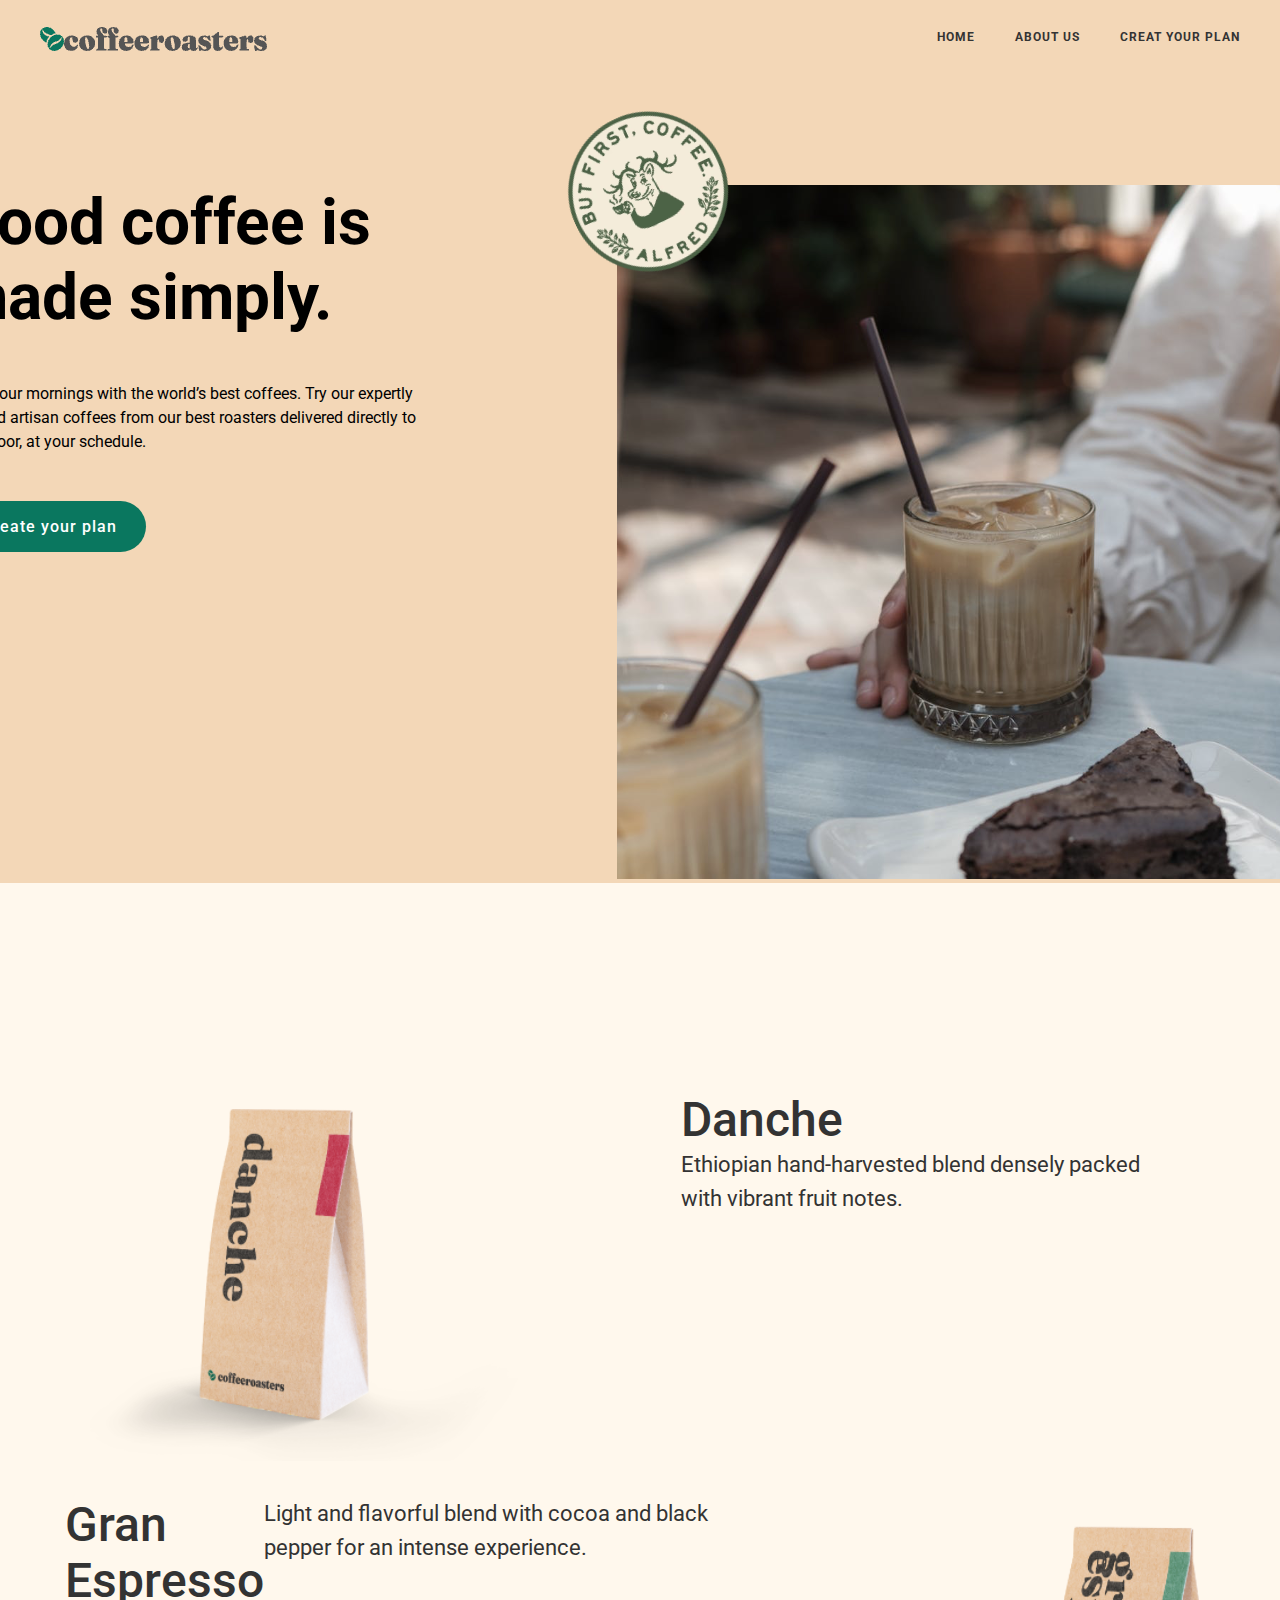
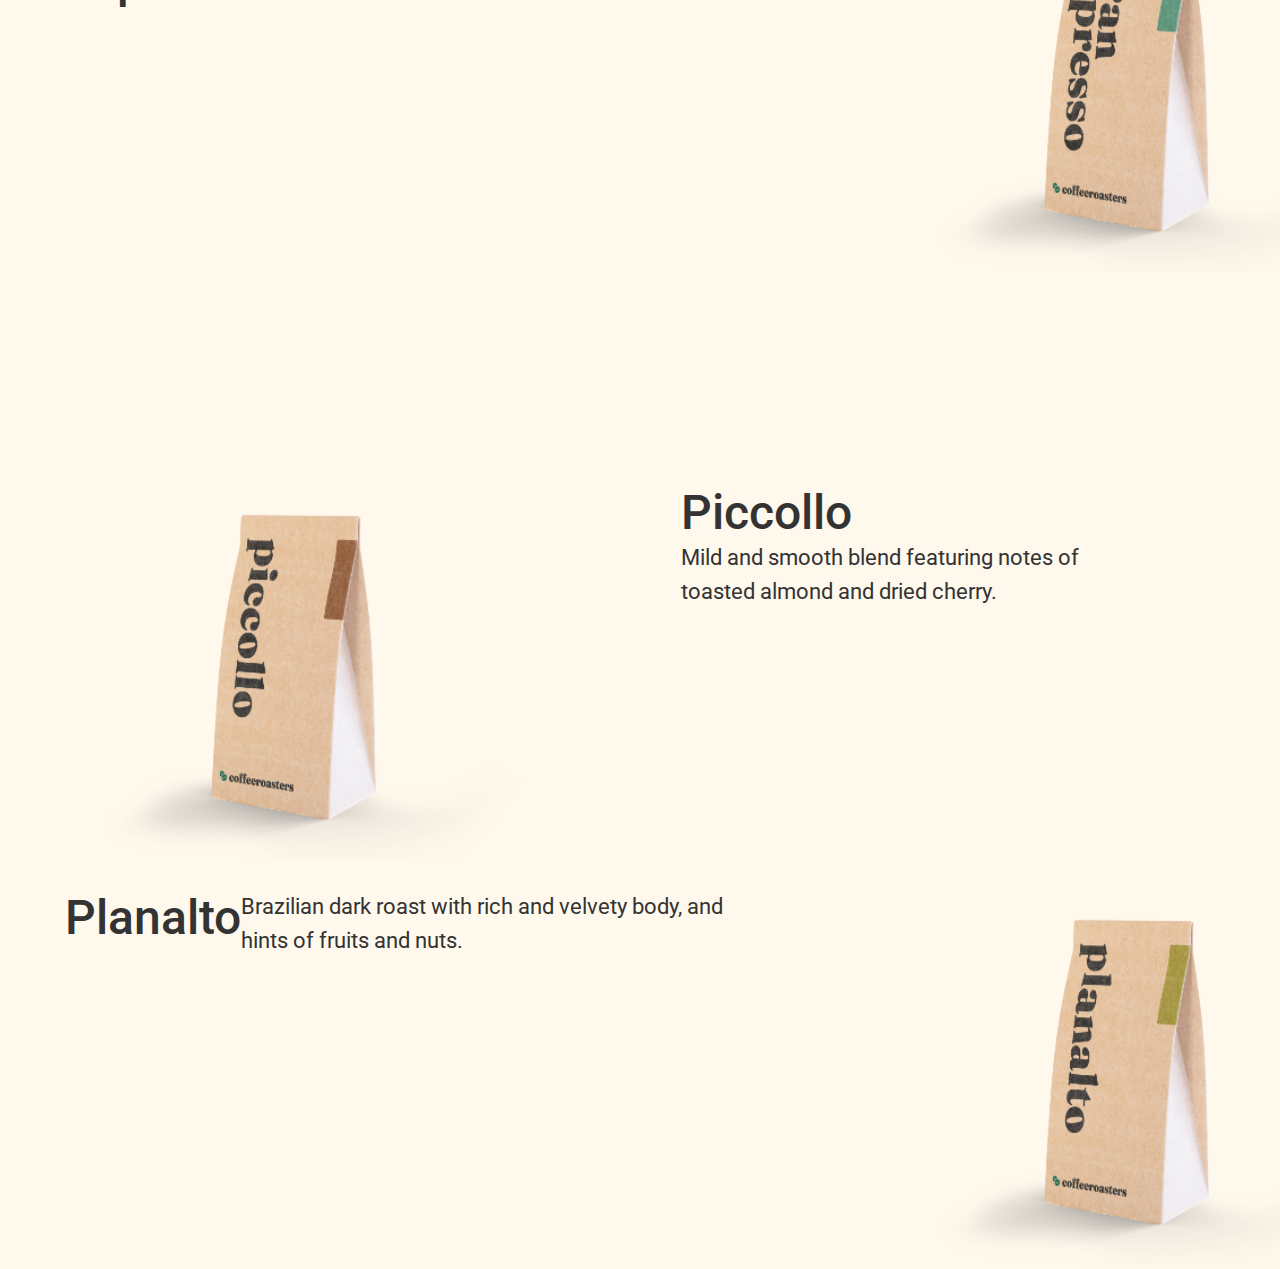
<file: index.html>
<!DOCTYPE html>
<html lang="en">
<head>
    <meta charset="UTF-8">
    <meta name="viewport" content="width=device-width, initial-scale=1.0">
    <title>Document</title>
    <link rel="preconnect" href="https://fonts.googleapis.com">
    <link rel="preconnect" href="https://fonts.gstatic.com" crossorigin>
    <link href="https://fonts.googleapis.com/css2?family=Inter:ital,opsz,wght@0,14..32,100..900;1,14..32,100..900&family=Plus+Jakarta+Sans:ital,wght@0,200..800;1,200..800&family=Roboto:ital,wght@0,100;0,300;0,400;0,500;0,700;0,900;1,100;1,300;1,400;1,500;1,700;1,900&family=Rubik:ital,wght@0,300..900;1,300..900&display=swap" rel="stylesheet">
    <link rel="stylesheet" href="./main.css">
</head>
<body>
    <header class="header">
        <div class="container">
            <nav class="header_nav">
                <a href="./index.html">
                    <img src="./images/logo.png" alt="">
                </a>
                <ul class="header_list">
                    <li class="header_item">
                        <a class="header_link" href="#">HOME</a>
                    </li>
                    <li class="header_item">
                        <a class="header_link" href="./about.html">ABOUT US</a>
                    </li>
                    <li class="header_item">
                        <a class="header_link" href="#">CREAT YOUR PLAN</a>
                    </li>
                </ul>
            </nav>
        </div>
        <div class="container">
        <div class="made">
            <div class="left">
                <h1 class="left_title">Good coffee is made simply.</h1>
                <p class="left_text">Start your mornings with the world’s best coffees. Try our expertly curated artisan coffees from our best roasters delivered directly to your door, at your schedule.</p>
                <button class="left_btn">Create your plan</button>
            </div>
            <div class="right">
                <img src="./images/firstphoto.png" alt="">
                <img class="animate" src="./images/logo2.png" alt="">
            </div>
        </div>
    </div>
    </header>
    <main>
            <section class="menu">
                <div class="hero">
                    <img class="hero_img" src="./images/kopi1.png" alt="">
                    <div class="hero_right">
                        <h1 class="right_title">Danche</h1>
                        <p class="right_text">Ethiopian hand-harvested blend densely packed with vibrant fruit notes.</p>
                    </div>
                </div>
                <div class="heroo">
                    <h1 class="rightt_title">Gran Espresso</h1>
                    <p class="rightt_text">Light and flavorful blend with cocoa and black pepper for an intense experience.</p>
                    <div class="heroo_right">
                        <img class="heroo_img" src="./images/kopi2y.png" alt="">
                    </div>
                </div>
                <div class="hero">
                    <img class="hero_img" src="./images/kopi3.png" alt="">
                    <div class="hero_right">
                        <h1 class="right_title">Piccollo</h1>
                        <p class="right_text">Mild and smooth blend featuring notes of toasted almond and dried cherry.</p>
                    </div>
                </div>
                <div class="heroo">
                    <h1 class="rightt_title">Planalto</h1>
                    <p class="rightt_text">Brazilian dark roast with rich and velvety body, and hints of fruits and nuts.</p>
                    <div class="heroo_right">
                        <img class="heroo_img" src="./images/kopi2 (1).png" alt="">
                    </div>
                </div>
            </section>
    </main>
</body>
</html>
</file>
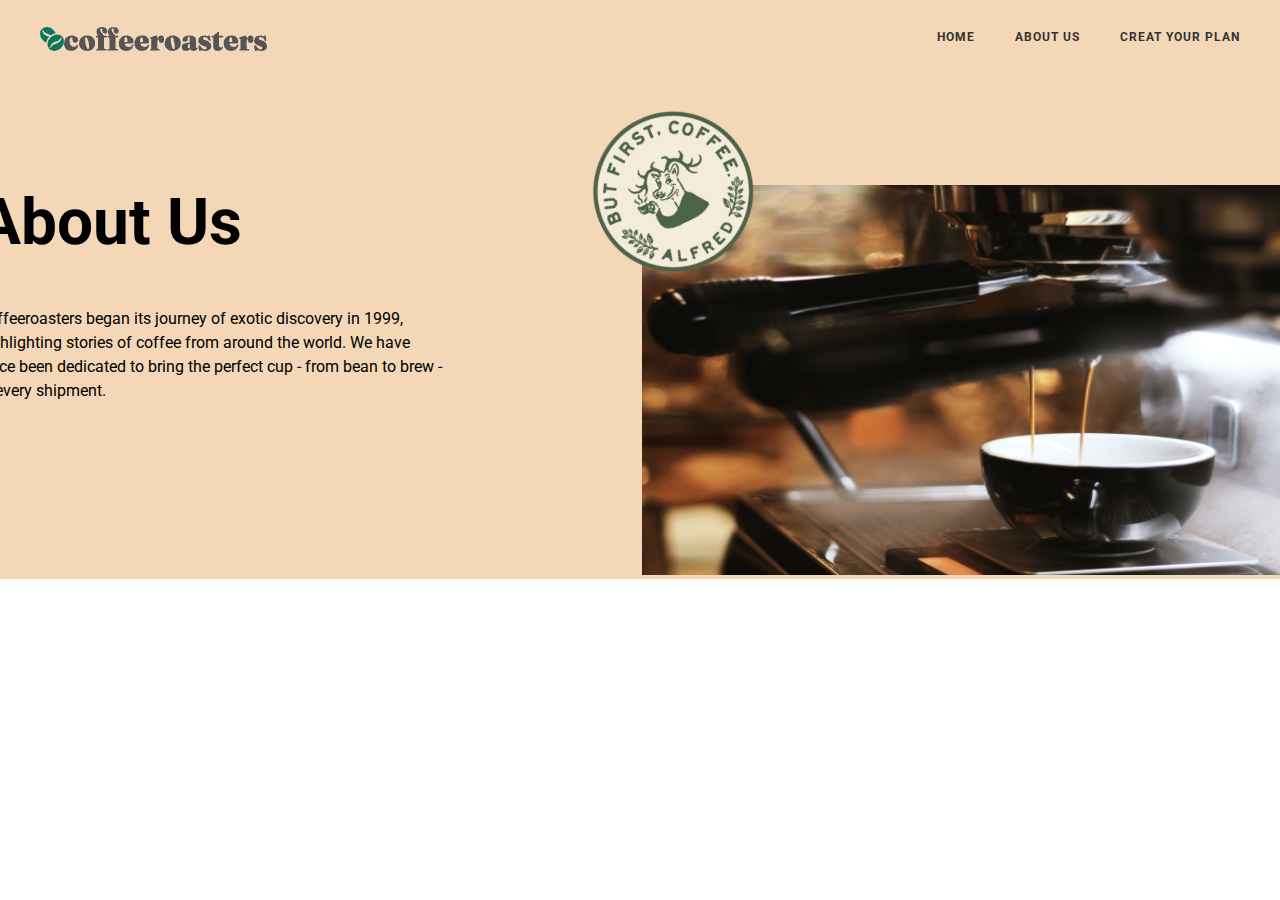
<file: about.html>
<!DOCTYPE html>
<html lang="en">
<head>
    <meta charset="UTF-8">
    <meta name="viewport" content="width=device-width, initial-scale=1.0">
    <title>Document</title>
    <link rel="preconnect" href="https://fonts.googleapis.com">
    <link rel="preconnect" href="https://fonts.gstatic.com" crossorigin>
    <link href="https://fonts.googleapis.com/css2?family=Inter:ital,opsz,wght@0,14..32,100..900;1,14..32,100..900&family=Plus+Jakarta+Sans:ital,wght@0,200..800;1,200..800&family=Roboto:ital,wght@0,100;0,300;0,400;0,500;0,700;0,900;1,100;1,300;1,400;1,500;1,700;1,900&family=Rubik:ital,wght@0,300..900;1,300..900&display=swap" rel="stylesheet">
    <link rel="stylesheet" href="./main.css">
</head>
<body>
    <header class="header">
        <div class="container">
            <nav class="header_nav">
                <a href="./index.html">
                    <img src="./images/logo.png" alt="">
                </a>
                <ul class="header_list">
                    <li class="header_item">
                        <a class="header_link" href="./index.html">HOME</a>
                    </li>
                    <li class="header_item">
                        <a class="header_link" href="#">ABOUT US</a>
                    </li>
                    <li class="header_item">
                        <a class="header_link" href="#">CREAT YOUR PLAN</a>
                    </li>
                </ul>
            </nav>
        </div>
        <div class="container">
            <div class="made">
                <div class="left">
                    <h1 class="left_title">About Us</h1>
                    <p class="left_text">Coffeeroasters began its journey of exotic discovery in 1999, highlighting stories of coffee from around the world. We have since been dedicated to bring the perfect cup - from bean to brew - in every shipment.</p>
                </div>
                <div class="right">
                    <img src="./images/Rectangle 679 (2).png" alt="">
                    <img class="animate" src="./images/logo2.png" alt="">
                </div>
            </div>
        </div>
   </header>
</file>
<file: main.css>
* {
    margin: 0;
    padding: 0;
    box-sizing: border-box;
    list-style: none;
    text-decoration: none;
}

header {
    padding-top: 27px;
    background: rgb(243, 215, 183);
}

.container {
    max-width: 1200px;
    width: 100%;
    margin: 0 auto;
}

.header_nav {
    display: flex;
    justify-content: space-between;
}

.header_list {
    display: flex;
    gap: 40px;
}

.header_link {
    color: rgb(51, 51, 51);
    font-family: "Roboto";
    font-size: 12px;
    font-weight: 700;
    line-height: 14px;
    letter-spacing: 1px;
    text-align: left;
    text-transform: uppercase;
}

.left_title {
    width: 447px;
    color: rgb(0, 0, 0);
    font-family: "Roboto";
    font-size: 64px;
    font-weight: 700;
    line-height: 75px;
    letter-spacing: 0px;
    text-align: left;
    margin-bottom: 47px;
}

.left_text {
    width: 464px;
    color: rgb(0, 0, 0);
    font-family: "Roboto";
    font-size: 16px;
    font-weight: 400;
    line-height: 24px;
    letter-spacing: 0px;
    text-align: left;
    margin-bottom: 47px;
}

.left_btn {
    border: 0;
    border-radius: 100px;
    background: rgb(10, 119, 95);
    width: 193px;
    height: 51px;
    padding: 16px 24px;
    color: rgb(255, 255, 255);
    font-family: "Roboto";
    font-size: 16px;
    font-weight: 500;
    line-height: 19px;
    letter-spacing: 1px;
    text-align: center;
}

.left {
    width: 464px;
    padding-top: 130px;
}

.made {
    display: flex;
    justify-content: center;
    gap: 200px;
}

.right {
    padding-top: 130px;
    position: relative;
}

.animate {
    position: absolute;
    left: -75px;
    top: 30px;
    animation: slide 2s infinite;
}

@keyframes slide {
    25%{
        transform: rotate(140deg);
    }
    50%{
        transform: rotate(180deg);
    }
    75%{
        transform: rotate(320deg);
    }
    100%{
        transform: rotate(360deg);
    }
}

.menu {
    background-color: rgb(255, 248, 237);
}

.hero_right {
    width: 468px;
}

.right_title {
    color: rgb(51, 51, 51);
font-family: "Roboto";
font-size: 48px;
font-weight: 500;
line-height: 56px;
letter-spacing: 0px;
text-align: left;
}

.right_text {
    color: rgb(51, 51, 51);
font-family: "Roboto";
font-size: 22px;
font-weight: 400;
line-height: 34px;
letter-spacing: 0px;
text-align: left;
}

.hero {

    padding-top: 209px;
    display: flex;
    width: 1151px;
    margin: 0 auto;
}

.hero_img {
    margin-right: 150px;
}

.heroo_right {
    width: 468px;
}

.rightt_title {
    color: rgb(51, 51, 51);
font-family: "Roboto";
font-size: 48px;
font-weight: 500;
line-height: 56px;
letter-spacing: 0px;
text-align: left;
}

.rightt_text {
    color: rgb(51, 51, 51);
font-family: "Roboto";
font-size: 22px;
font-weight: 400;
line-height: 34px;
letter-spacing: 0px;
text-align: left;
}

.heroo {

    padding-top: 30px;
    display: flex;
    width: 1151px;
    margin: 0 auto;
}

.heroo_img {
    margin-left: 150px;
}
</file>
